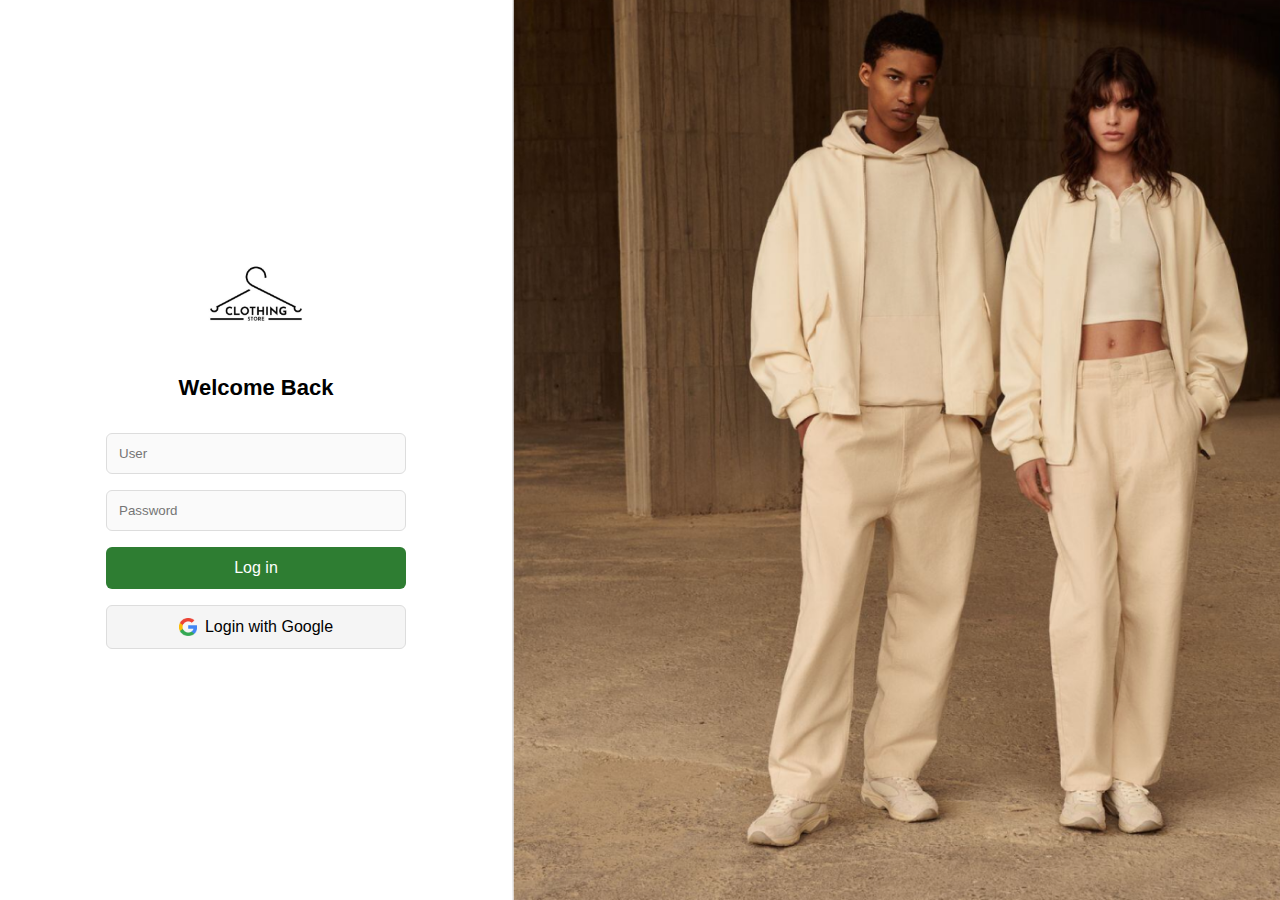
<file: login.html>
<!DOCTYPE html>
<html lang="es">
<head>
  <meta charset="UTF-8">
  <meta name="viewport" content="width=device-width, initial-scale=1.0">
  <title>Clothing Store - Login</title>
  <link rel="stylesheet" href="index.css">
</head>
<body>
  <div class="login-container">
    
    <!-- Panel izquierdo -->
    <div class="login-left">

      <img src="resources/img/logo_marca.png" alt="Clothing Store" class="login-logo">

      <h2 class="login-title">Welcome Back</h2>
      
      <div class="login-form">
        <input type="text" placeholder="User" class="login-input" disabled>
        <input type="password" placeholder="Password" class="login-input" disabled>

        
        
        <button class="login-btn">Log in</button>
        <button class="login-google-btn">
          <img src="resources/img/google.png" alt="Google" class="google-icon"> 
          Login with Google
        </button>
        
      </div>
    </div>


    <div class="login-right">
      <img src="resources/img/img_login.png" alt="Modelos ropa" class="login-img">
    </div>
    
  </div>
</body>
</html>
</file>
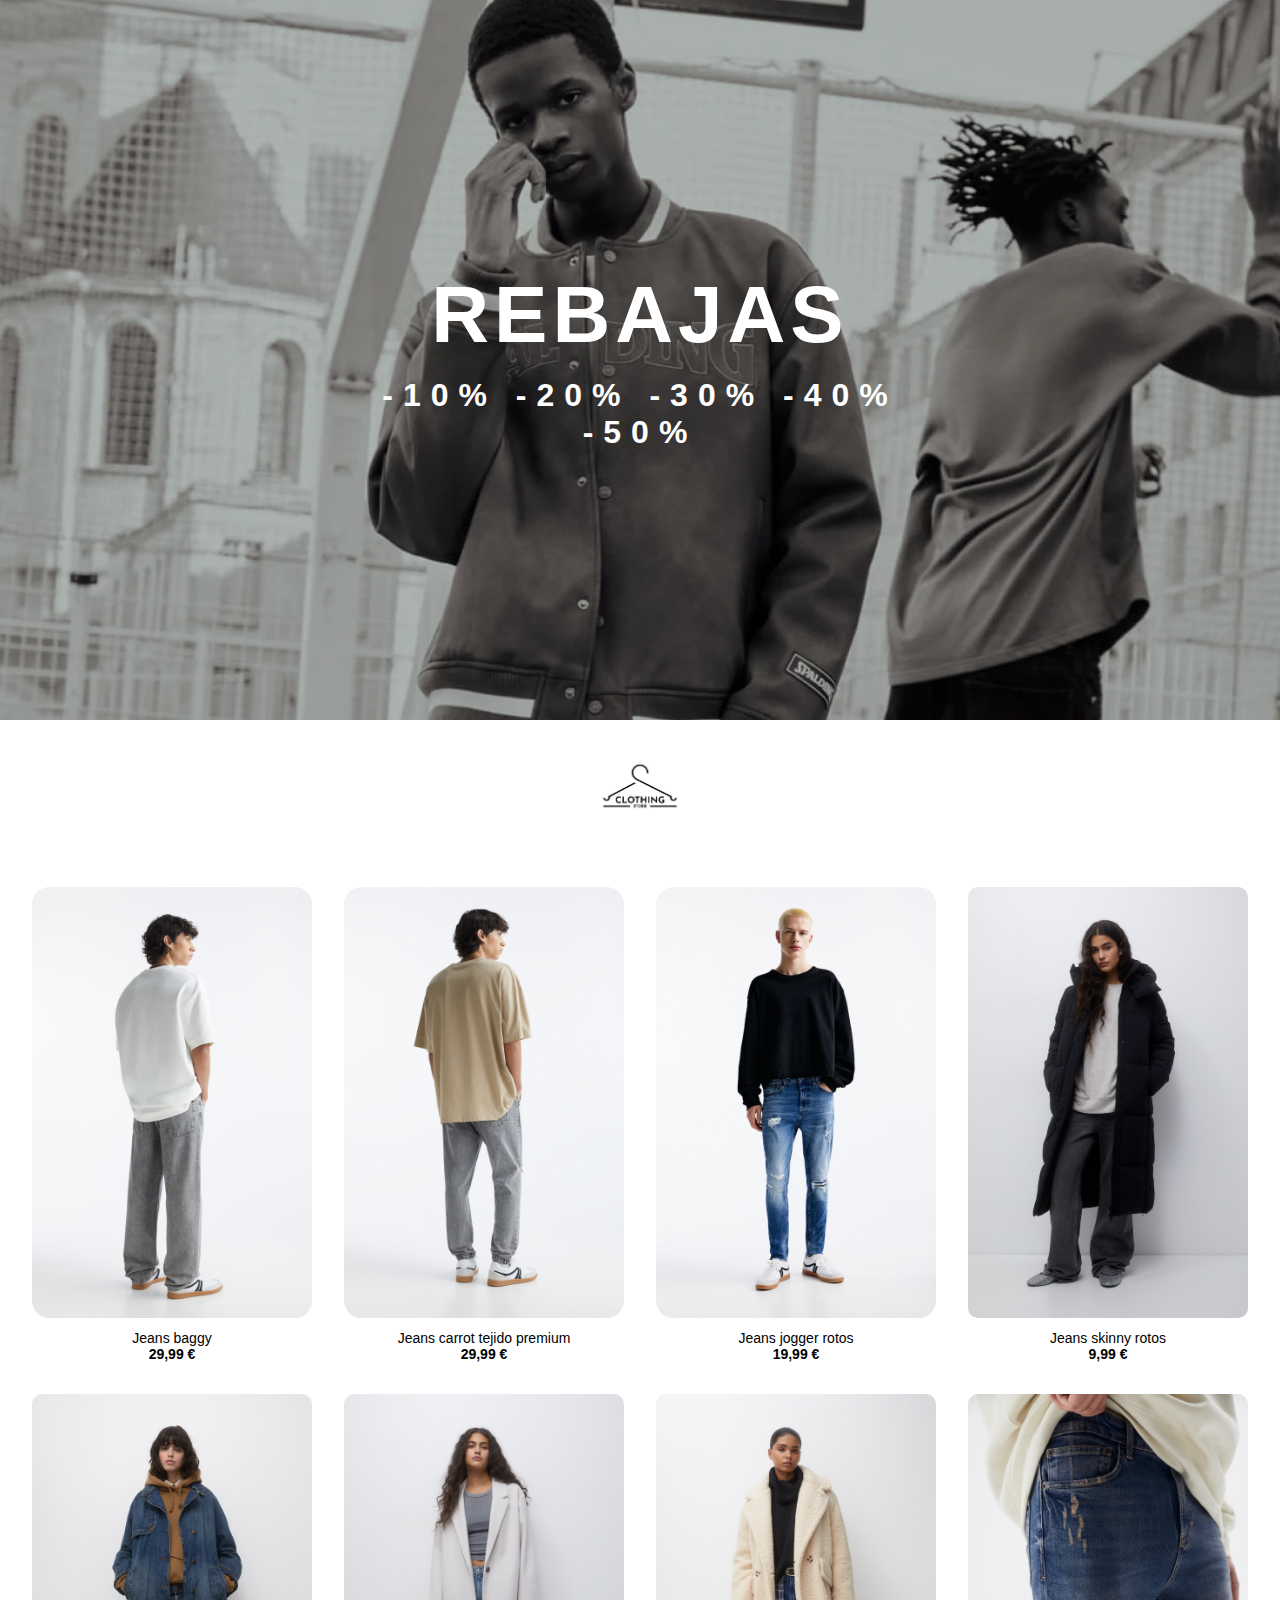
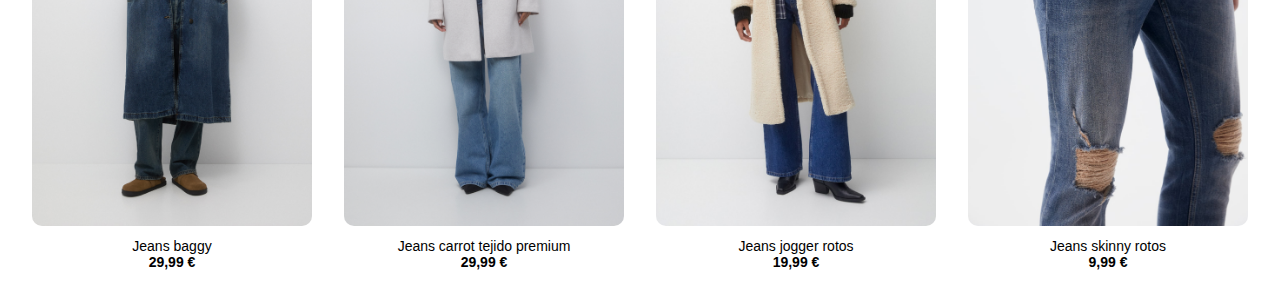
<file: man.html>
<!DOCTYPE html>
<html lang="es">
<head>
  <meta charset="UTF-8">
  <meta name="viewport" content="width=device-width, initial-scale=1.0">
  <title>Page Man</title>

  <link rel="stylesheet" href="index.css">
</head>
<body>
  <!-- Banner -->
  <section class="banner">
    <img src="resources/img/page_man.png" alt="Rebajas" class="banner-img">
    <div class="banner-text">
      <h1>REBAJAS</h1>
      <p>-10% -20% -30% -40% -50%</p>
    </div>
  </section>

  <!-- Logo central -->
  <div class="logo-container">
    <img src="resources/img/logo_marca.png" alt="Logo" class="logo">
  </div>

  <!-- Productos -->
  <section class="products">
    <div class="product">
      <img src="resources/img/model_man_01.png" alt="Producto 1">
      <p>Jeans baggy <br><span>29,99 €</span></p>
    </div>
    <div class="product">
      <img src="resources/img/model_man_02.png" alt="Producto 2">
      <p>Jeans carrot tejido premium <br><span>29,99 €</span></p>
    </div>
    <div class="product">
      <img src="resources/img/model_man_03.png" alt="Producto 3">
      <p>Jeans jogger rotos <br><span>19,99 €</span></p>
    </div>
    <div class="product">
      <img src="resources/img/model_woman_01.png" alt="Producto 4">
      <p>Jeans skinny rotos <br><span>9,99 €</span></p>
    </div>
    <div class="product">
      <img src="resources/img/model_woman_02.png" alt="Producto 5">
      <p>Jeans baggy <br><span>29,99 €</span></p>
    </div>
    <div class="product">
      <img src="resources/img/model_woman_03.png" alt="Producto 6">
      <p>Jeans carrot tejido premium <br><span>29,99 €</span></p>
    </div>
    <div class="product">
      <img src="resources/img/model_woman_05.png" alt="Producto 7">
      <p>Jeans jogger rotos <br><span>19,99 €</span></p>
    </div>
    <div class="product">
      <img src="resources/img/model_woman_06.png" alt="Producto 8">
      <p>Jeans skinny rotos <br><span>9,99 €</span></p>
    </div>
  </section>
</body>
</html>
</file>
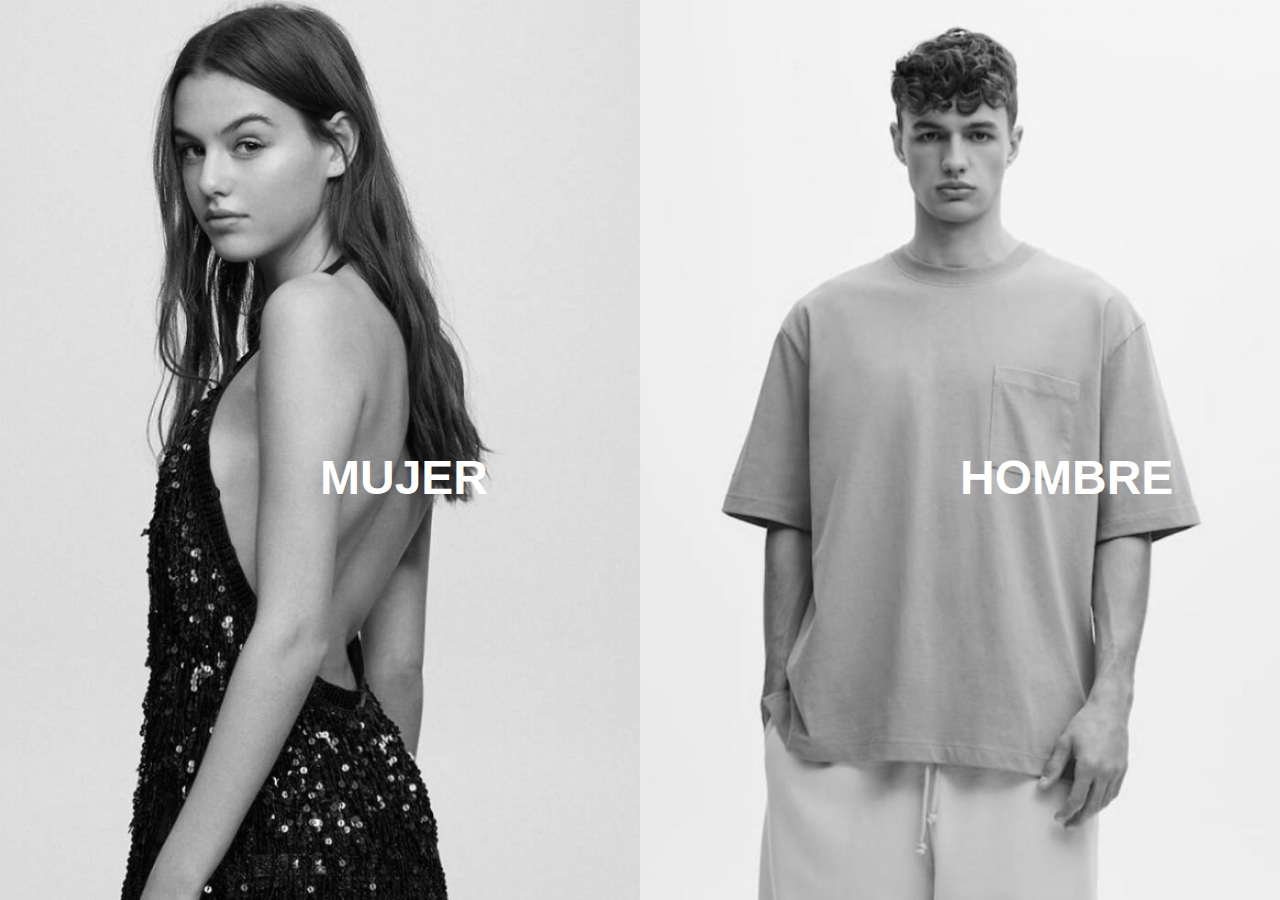
<file: select.html>
<!DOCTYPE html>
<html lang="es">
<head>
  <meta charset="UTF-8">
  <meta name="viewport" content="width=device-width, initial-scale=1.0">
  <title>Select</title>
  <link rel="stylesheet" href="index.css">
</head>
<body>
  <div class="select-container">
    <div class="select-box mujer">
      <img src="resources/img/select_woman.png" alt="Mujer">
      <span class="select-label">MUJER</span>
    </div>
    <div class="select-box hombre">
      <img src="resources/img/select_man.png" alt="Hombre">
      <span class="select-label">HOMBRE</span>
    </div>
  </div>
</body>
</html>
</file>
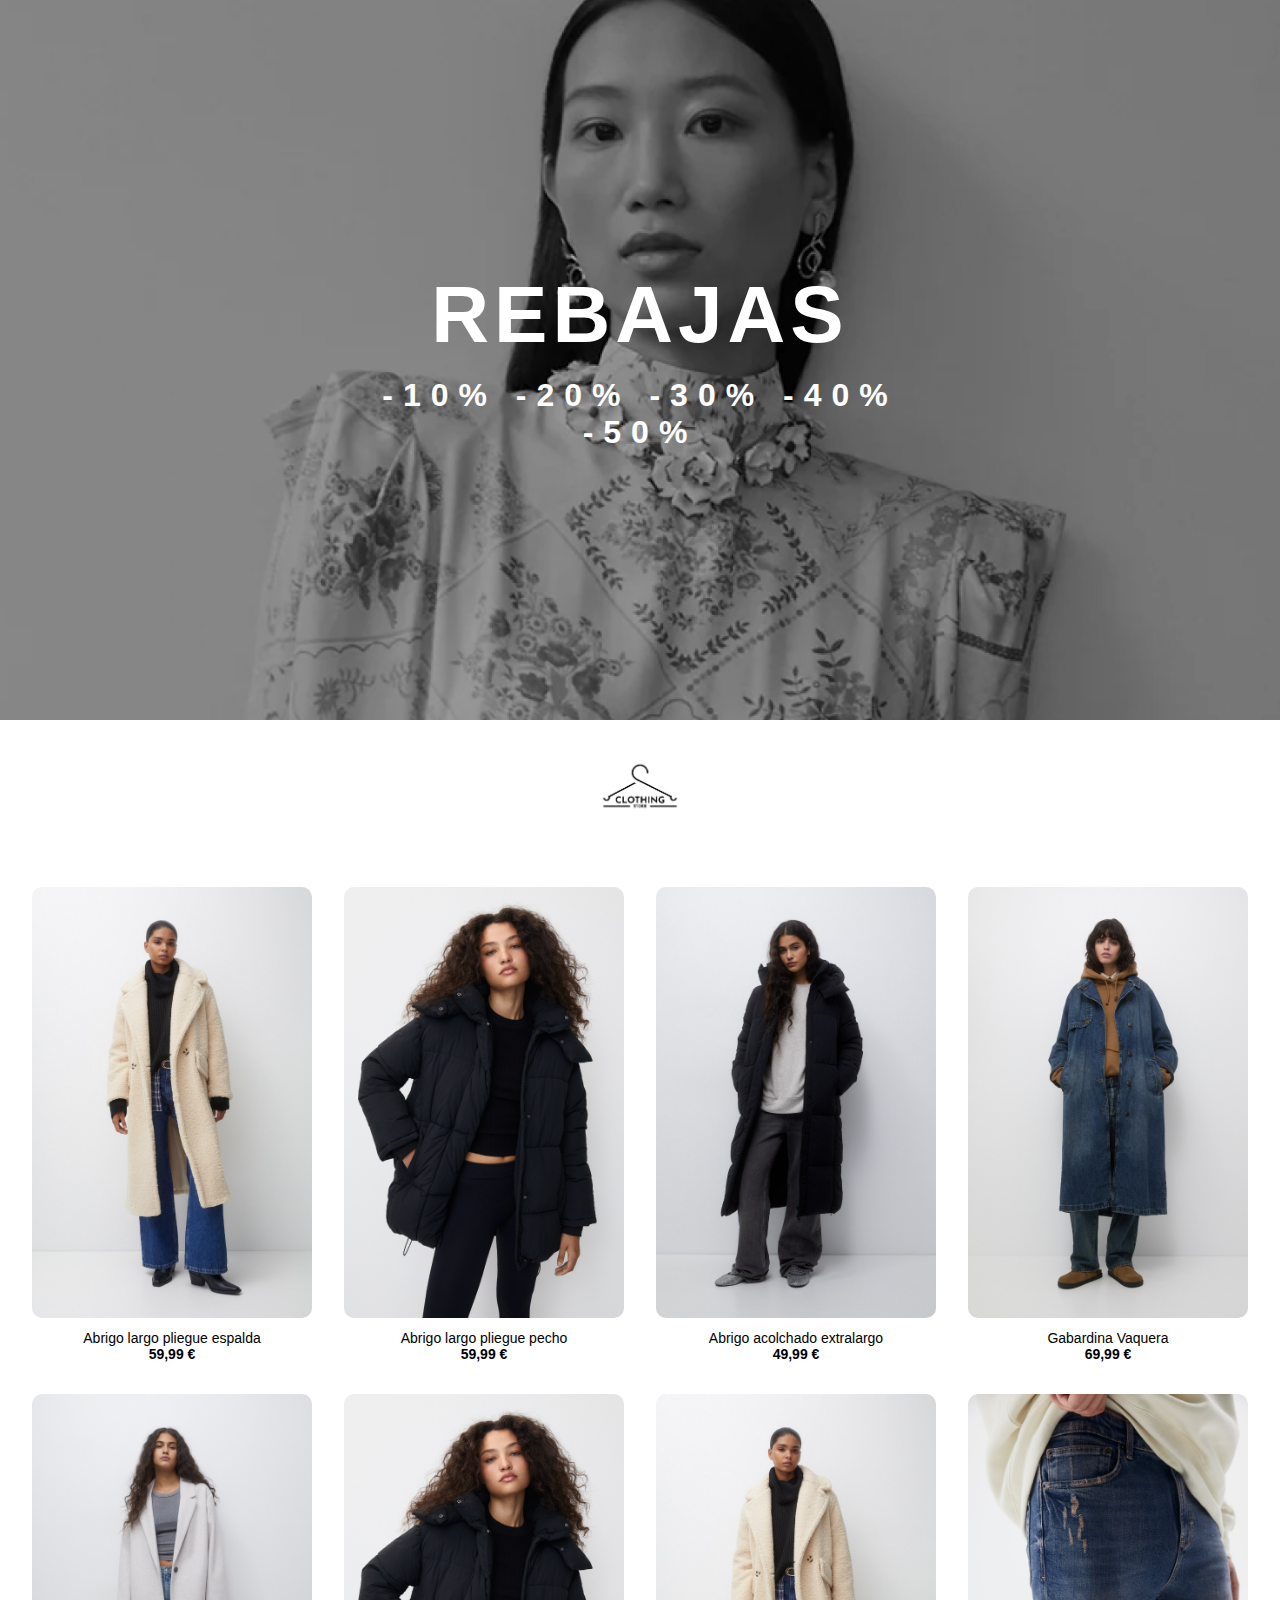
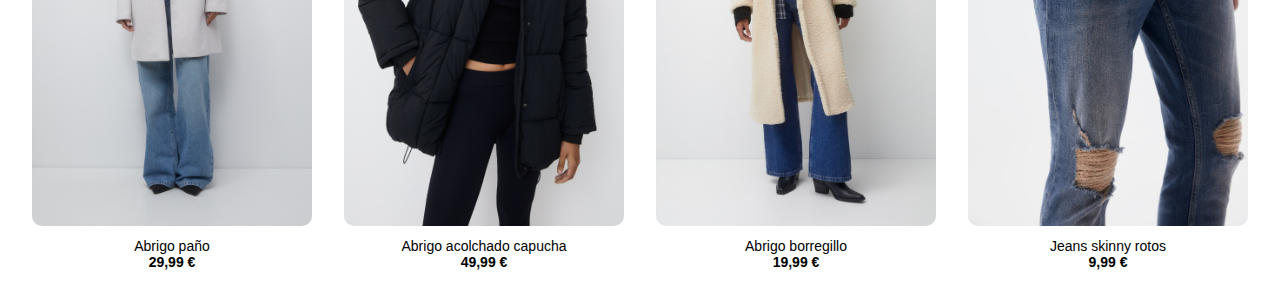
<file: woman.html>
<!DOCTYPE html>
<html lang="es">
<head>
  <meta charset="UTF-8">
  <meta name="viewport" content="width=device-width, initial-scale=1.0">
  <title>Page Man</title>

  <link rel="stylesheet" href="index.css">
</head>
<body>
  <!-- Banner -->
  <section class="banner">
    <img src="resources/img/page_woman.png" alt="Rebajas" class="banner-img">
    <div class="banner-text">
      <h1>REBAJAS</h1>
      <p>-10% -20% -30% -40% -50%</p>
    </div>
  </section>

  <!-- Logo central -->
  <div class="logo-container">
    <img src="resources/img/logo_marca.png" alt="Logo" class="logo">
  </div>

  <!-- Productos -->
  <section class="products">
    <div class="product">
      <img src="resources/img/model_woman_05.png" alt="Producto 1">
      <p>Abrigo largo pliegue espalda <br><span>59,99 €</span></p>
    </div>
    <div class="product">
      <img src="resources/img/model_woman_04.png" alt="Producto 2">
      <p>Abrigo largo pliegue pecho <br><span>59,99 €</span></p>
    </div>
    <div class="product">
      <img src="resources/img/model_woman_01.png" alt="Producto 3">
      <p>Abrigo acolchado extralargo <br><span>49,99 €</span></p>
    </div>
    <div class="product">
      <img src="resources/img/model_woman_02.png" alt="Producto 4">
      <p>Gabardina Vaquera <br><span>69,99 €</span></p>
    </div>
    <div class="product">
      <img src="resources/img/model_woman_03.png" alt="Producto 5">
      <p>Abrigo paño <br><span>29,99 €</span></p>
    </div>
    <div class="product">
      <img src="resources/img/model_woman_04.png" alt="Producto 6">
      <p>Abrigo acolchado capucha <br><span>49,99 €</span></p>
    </div>
    <div class="product">
      <img src="resources/img/model_woman_05.png" alt="Producto 7">
      <p>Abrigo borregillo <br><span>19,99 €</span></p>
    </div>
    <div class="product">
      <img src="resources/img/model_woman_06.png" alt="Producto 8">
      <p>Jeans skinny rotos <br><span>9,99 €</span></p>
    </div>
  </section>
</body>
</html>
</file>
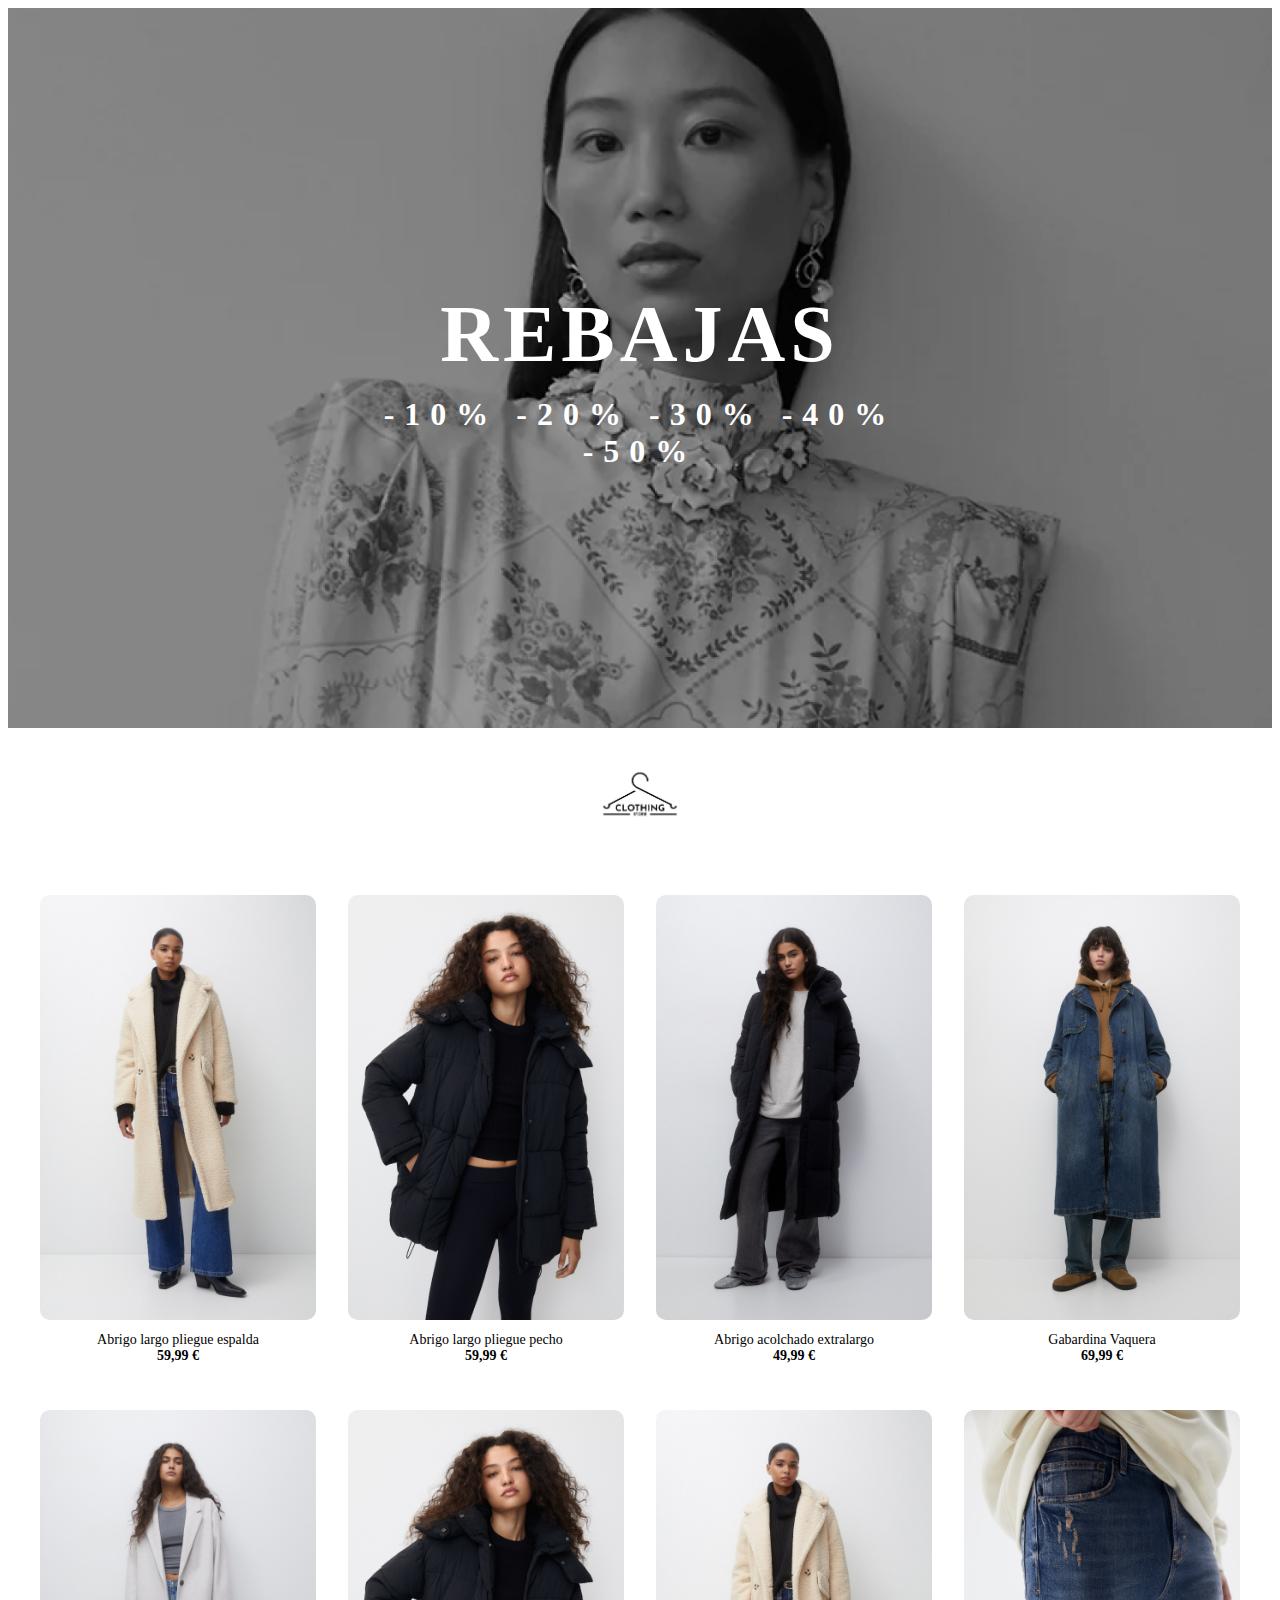
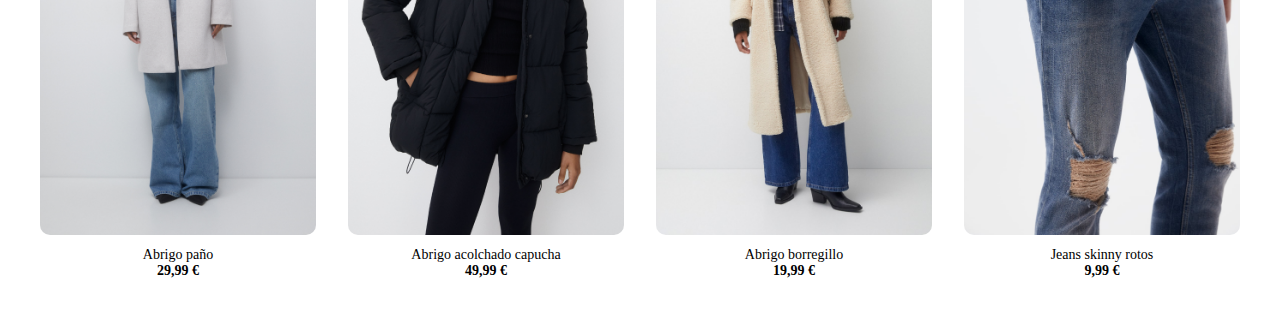
<file: pages/woman/woman.html>
<!DOCTYPE html>
<html lang="es">
<head>
  <meta charset="UTF-8">
  <meta name="viewport" content="width=device-width, initial-scale=1.0">
  <title>Page Man</title>

  <link rel="stylesheet" href="woman.css">
</head>
<body>
  <!-- Banner -->
  <section class="banner">
    <img src="/resources/img/page_woman.png" alt="Rebajas" class="banner-img">
    <div class="banner-text">
      <h1>REBAJAS</h1>
      <p>-10% -20% -30% -40% -50%</p>
    </div>
  </section>

  <!-- Logo central -->
  <div class="logo-container">
    <img src="/resources/img/logo_marca.png" alt="Logo" class="logo">
  </div>

  <!-- Productos -->
  <section class="products">
    <div class="product">
      <img src="/resources/img/model_woman_05.png" alt="Producto 1">
      <p>Abrigo largo pliegue espalda <br><span>59,99 €</span></p>
    </div>
    <div class="product">
      <img src="/resources/img/model_woman_04.png" alt="Producto 2">
      <p>Abrigo largo pliegue pecho <br><span>59,99 €</span></p>
    </div>
    <div class="product">
      <img src="/resources/img/model_woman_01.png" alt="Producto 3">
      <p>Abrigo acolchado extralargo <br><span>49,99 €</span></p>
    </div>
    <div class="product">
      <img src="/resources/img/model_woman_02.png" alt="Producto 4">
      <p>Gabardina Vaquera <br><span>69,99 €</span></p>
    </div>
    <div class="product">
      <img src="/resources/img/model_woman_03.png" alt="Producto 5">
      <p>Abrigo paño <br><span>29,99 €</span></p>
    </div>
    <div class="product">
      <img src="/resources/img/model_woman_04.png" alt="Producto 6">
      <p>Abrigo acolchado capucha <br><span>49,99 €</span></p>
    </div>
    <div class="product">
      <img src="/resources/img/model_woman_05.png" alt="Producto 7">
      <p>Abrigo borregillo <br><span>19,99 €</span></p>
    </div>
    <div class="product">
      <img src="/resources/img/model_woman_06.png" alt="Producto 8">
      <p>Jeans skinny rotos <br><span>9,99 €</span></p>
    </div>
  </section>
</body>
</html>
</file>
<file: index.css>
* {
  margin: 0;
  padding: 0;
  box-sizing: border-box;
  font-family: Arial, sans-serif;
}

body, html {
  height: 100%;
}

/* ---------------- LOGIN ---------------- */

.login-container {
  display: flex;
  height: 100vh;
}

.login-left {
  width: 40%;
  background: #fff;
  display: flex;
  flex-direction: column;
  justify-content: center;
  align-items: center;
  padding: 2rem;
  text-align: center;
}

.login-logo {
  width: 150px;  
  margin-bottom: 1.5rem;
}

.login-title {
  margin: 1rem 0 2rem;
  font-size: 22px;
  color: #000;
}

.login-form {
  width: 100%;
  max-width: 300px;
  display: flex;
  flex-direction: column;
  gap: 1rem;
}

.login-input {
  padding: 12px;
  border: 1px solid #ddd;
  border-radius: 6px;
}

.login-btn {
  background: #2e7d32; 
  color: #fff;
  border: none;
  padding: 12px;
  border-radius: 6px;
  cursor: pointer;
  font-size: 16px;
}

.login-google-btn {
  display: flex;
  align-items: center;
  justify-content: center;
  gap: 8px;
  background: #f5f5f5;
  border: 1px solid #ddd;
  padding: 12px;
  border-radius: 6px;
  cursor: pointer;
  font-size: 16px;
}

.google-icon {
  width: 18px;
  height: 18px;
}

.login-right {
  width: 60%;
  height: 100%;
  overflow: hidden;
}

.login-img {
  width: 100%;
  height: 100%;
  object-fit: cover;
}

/* ---------------- SELECT (MUJER / HOMBRE) ---------------- */

.select-container {
  display: flex;
  width: 100%;
  height: 100vh;
}

.select-box {
  position: relative;
  flex: 1;
  overflow: hidden;
}

.select-box img {
  width: 100%;
  height: 100%;
  object-fit: cover;
}

.select-label {
  position: absolute;
  top: 50%;
  left: 50%;
  font-size: 3rem;
  font-weight: bold;
  color: white;
  text-transform: uppercase;
  white-space: nowrap;
  pointer-events: none;
}

/* ---------------- PAGUINA HOMBRE Y MUJER ---------------- */


/* ---------- BANNER ---------- */
.banner {
  position: relative;
  width: 100%;
  height: 80vh; 
  overflow: hidden;
}

.banner-img {
  width: 100%;
  height: 100%;
  object-fit: cover;
  filter: brightness(70%); 
}

.banner-text {
  position: absolute;
  top: 50%;
  left: 50%;
  transform: translate(-50%, -50%);
  text-align: center;
  color: #fff;
}

.banner-text h1 {
  font-size: 5rem; 
  font-weight: bold;
  margin-bottom: 1rem;
  letter-spacing: 5px; 
}

.banner-text p {
  margin-top: 0;
  font-size: 2rem; 
  font-weight: 600;
  letter-spacing: 10px; 
}

/* ---------- PRODUCTOS ---------- */
.products {
  display: grid;
  grid-template-columns: repeat(4, 1fr);
  gap: 2rem;
  padding: 2rem;
}

.product {
  text-align: center;
}

.product img {
  width: 100%;
  border-radius: 10px;
}


.product p {
  margin-top: 0.5rem;
  font-size: 14px;
}

.product span {
  font-weight: bold;
}

/* ---------- Logo central ---------- */
.logo-container {
  text-align: center;
  margin: 2rem 0;
}

.logo {
  width: 120px; 
}
</file>
<file: pages/woman/woman.css>
/* ---------------- PAGUINA HOMBRE Y MUJER ---------------- */


/* ---------- BANNER ---------- */
.banner {
  position: relative;
  width: 100%;
  height: 80vh; 
  overflow: hidden;
}

.banner-img {
  width: 100%;
  height: 100%;
  object-fit: cover;
  filter: brightness(70%); 
}

.banner-text {
  position: absolute;
  top: 50%;
  left: 50%;
  transform: translate(-50%, -50%);
  text-align: center;
  color: #fff;
}

.banner-text h1 {
  font-size: 5rem; 
  font-weight: bold;
  margin-bottom: 1rem;
  letter-spacing: 5px; 
}

.banner-text p {
  margin-top: 0;
  font-size: 2rem; 
  font-weight: 600;
  letter-spacing: 10px; 
}

/* ---------- PRODUCTOS ---------- */
.products {
  display: grid;
  grid-template-columns: repeat(4, 1fr);
  gap: 2rem;
  padding: 2rem;
}

.product {
  text-align: center;
}

.product img {
  width: 100%;
  border-radius: 10px;
}


.product p {
  margin-top: 0.5rem;
  font-size: 14px;
}

.product span {
  font-weight: bold;
}

/* ---------- Logo central ---------- */
.logo-container {
  text-align: center;
  margin: 2rem 0;
}

.logo {
  width: 120px; 
}
</file>
